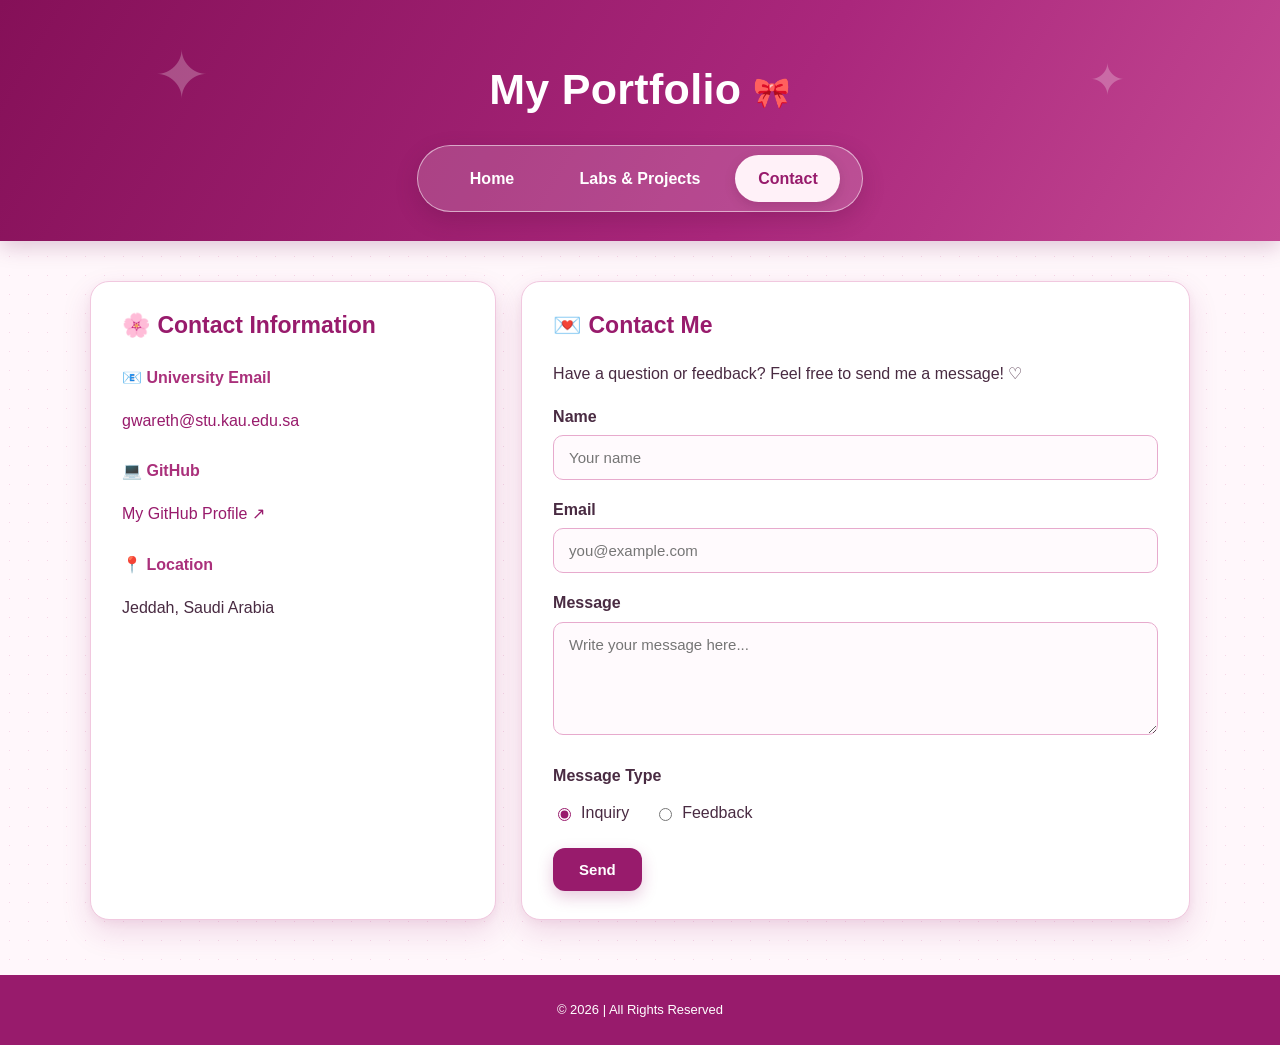
<file: contact.html>
<!DOCTYPE html>
<html lang="en">
<head>
    <meta charset="UTF-8">
    <meta name="viewport" content="width=device-width, initial-scale=1.0">
    <title>My Portfolio - Contact</title>
    <link rel="stylesheet" href="style.css">
</head>
<body>

    <header class="site-header">
        <h1 class="site-title">
            My Portfolio <span class="title-bow">🎀</span>
        </h1>

        <nav class="site-nav">
            <a href="index.html">Home</a>
            <a href="labs.html">Labs &amp; Projects </a>
            <a href="contact.html" class="active">Contact</a>
        </nav>
    </header>

    <main class="contact-page">

        <section class="contact-info panel">
            <h2>🌸 Contact Information</h2>

            <p class="contact-label">📧 University Email</p>
            <p>
                <a href="mailto:gwareth@stu.kau.edu.sa">
                    gwareth@stu.kau.edu.sa
                </a>
            </p>

            <p class="contact-label">💻 GitHub</p>
            <p>
                <a href="https://github.com/joud15"
                   target="_blank">
                    My GitHub Profile ↗
                </a>
            </p>

            <p class="contact-label">📍 Location</p>
            <p>Jeddah, Saudi Arabia</p>
        </section>

        <section class="contact-form-card panel">
           <h2>💌 Contact Me</h2>
            <p>
                Have a question or feedback?
                Feel free to send me a message! ♡
            </p>

            <form action="https://formsubmit.co/gwareth@stu.kau.edu.sa"
                  method="POST">

                <label for="name">Name</label>
                <input type="text"
                       id="name"
                       name="name"
                       placeholder="Your name"
                       required>

                <label for="email">Email</label>
                <input type="email"
                       id="email"
                       name="email"
                       placeholder="you@example.com"
                       required>

                <label for="message">Message</label>
                <textarea id="message"
                          name="message"
                          rows="5"
                          placeholder="Write your message here..."
                          required></textarea>

                <fieldset class="message-type">
                    <legend>Message Type</legend>

                    <div class="radio-options">
                        <label>
                            <input type="radio"
                                   name="message_type"
                                   value="Inquiry"
                                   checked>
                            Inquiry
                        </label>

                        <label>
                            <input type="radio"
                                   name="message_type"
                                   value="Feedback">
                            Feedback
                        </label>
                    </div>
                </fieldset>

                <button type="submit">
                    Send 
                </button>

            </form>
        </section>

    </main>

    <footer class="site-footer">
       
        <p>&copy; 2026 | All Rights Reserved</p>
    </footer>

</body>
</html>
</file>
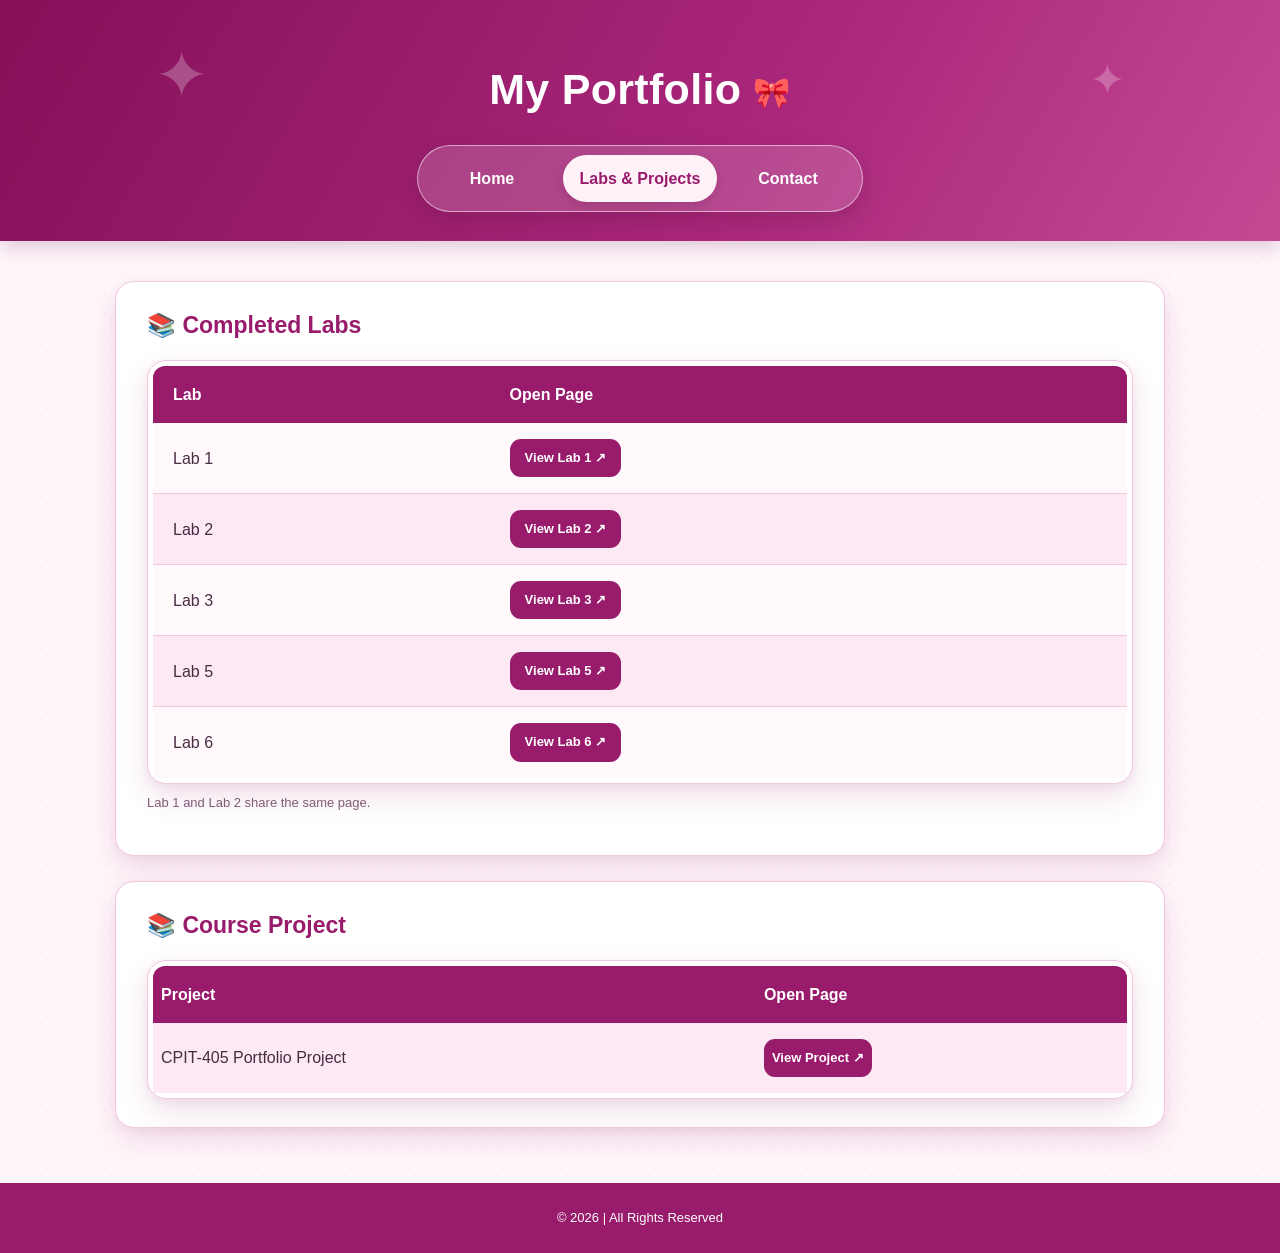
<file: labs.html>
<!DOCTYPE html>
<html lang="en">
<head>
    <meta charset="UTF-8">
    <meta name="viewport" content="width=device-width, initial-scale=1.0">
    <title>My Portfolio - Labs & Projects</title>
    <link rel="stylesheet" href="style.css">
</head>
<body>

    <header class="site-header">
        <h1 class="site-title">
            My Portfolio <span class="title-bow">🎀</span>
        </h1>


        <nav class="site-nav">
            <a href="index.html">Home</a>
            <a href="labs.html" class="active">
                Labs &amp; Projects
            </a>
            <a href="contact.html">Contact</a>
        </nav>
    </header>

    <main class="inner-page">


        <section class="panel labs-panel">
            <h2>📚 Completed Labs</h2>

            <div class="table-shell">
                <table>
                    <thead>
                        <tr>
                            <th>Lab</th>
                            <th>Open Page</th>
                        </tr>
                    </thead>

                    <tbody>
                        <tr>
                            <td> Lab 1</td>
                            <td>
                                <a class="lab-button"
                                   href="https://joud15.github.io/cpit-405-lab/Labs/Lab2.html"
                                   target="_blank">
                                    View Lab 1 ↗
                                </a>
                            </td>
                        </tr>

                        <tr>
                            <td> Lab 2</td>
                            <td>
                                <a class="lab-button"
                                   href="https://joud15.github.io/cpit-405-lab/Labs/Lab2.html"
                                   target="_blank">
                                    View Lab 2 ↗
                                </a>
                            </td>
                        </tr>

                        <tr>
                            <td> Lab 3</td>
                            <td>
                                <a class="lab-button"
                                   href="https://joud15.github.io/cpit-405-lab/Labs/Lab3.html"
                                   target="_blank">
                                    View Lab 3 ↗
                                </a>
                            </td>
                        </tr>

                        <tr>
                            <td> Lab 5</td>
                            <td>
                                <a class="lab-button"
                                   href="https://joud15.github.io/cpit-405-lab/Labs/Lab5/index.html"
                                   target="_blank">
                                    View Lab 5 ↗
                                </a>
                            </td>
                        </tr>

                        <tr>
                            <td> Lab 6</td>
                            <td>
                                <a class="lab-button"
                                   href="https://joud15.github.io/cpit-405-lab/Labs/Lab6.html"
                                   target="_blank">
                                    View Lab 6 ↗
                                </a>
                            </td>
                        </tr>
                    </tbody>
                </table>
            </div>

            <p class="hint-text">
                Lab 1 and Lab 2 share the same page.
            </p>
        </section>

        
<section class="panel labs-panel">

    <h2>📚 Course Project</h2>

    <div class="table-shell">

       <table class="project-table">
            <tr>
                <th>Project</th>
                <th>Open Page</th>
            </tr>

            <tr>
                <td>CPIT-405 Portfolio Project</td>
                <td>
                    <a class="lab-button"
                       href="index.html"
                       target="_blank">
                        View Project ↗
                    </a>
                </td>
            </tr>
        </table>

    </div>

</section>


    </main>

    <footer class="site-footer">
    
        <p>&copy; 2026 | All Rights Reserved</p>
    </footer>

</body>
</html>
</file>
<file: style.css>
* {
    box-sizing: border-box;
}

html {
    scroll-behavior: smooth;
}

body {
    margin: 0;
    font-family: Arial, Helvetica, sans-serif;
    font-size: 16px;
    line-height: 1.7;
    background-color: #FFF7FB;
    background-image: radial-gradient(
        #f5d6e7 0.8px, transparent 0.8px
    );
    background-size: 19px 19px;
    color: #492B42;
}

/* Header */

.site-header {
    position: relative;
    overflow: hidden;
    padding-top: 64px;
    padding-right: 20px;
    padding-bottom: 29px;
    padding-left: 20px;
    text-align: center;
    color: white;
    background: linear-gradient(
        120deg, #851058, #AA277C 60%, #C44993
    );
    box-shadow: 0 6px 20px rgba(104, 15, 77, 0.21);
}

.site-header::before,
.site-header::after {
    content: "✦";
    position: absolute;
    color: rgba(255, 255, 255, 0.25);
    font-size: 66px;
    top: 19px;
}

.site-header::before {
    left: 12%;
}

.site-header::after {
    right: 12%;
    top: 43px;
    font-size: 44px;
}

.site-title {
    margin: 0;
    font-size: 43px;
    font-weight: bold;
    line-height: 1.2;
    letter-spacing: 0.3px;
}

.title-bow {
    font-size: 33px;
    vertical-align: middle;
}

.header-subtitle {
    margin-top: 12px;
    margin-right: 0;
    margin-bottom: 0;
    margin-left: 0;
    font-size: 14px;
    color: #FFE3F3;
}

/* Animated Navigation Bar */

.site-nav {
    position: relative;
    display: flex;
    justify-content: center;
    align-items: center;
    flex-wrap: wrap;
    gap: 18px;
    width: fit-content;
    max-width: 100%;
    margin-top: 29px;
    margin-right: auto;
    margin-bottom: 0;
    margin-left: auto;
    padding-top: 9px;
    padding-right: 22px;
    padding-bottom: 9px;
    padding-left: 22px;
    border: 1px solid rgba(255, 255, 255, 0.55);
    border-radius: 50px;
    background: rgba(255, 255, 255, 0.16);
    box-shadow: 0 8px 22px rgba(76, 13, 54, 0.22);
    animation: navEntrance 0.8s ease-out both,
               navFloat 6s ease-in-out 0.8s infinite;
}

.site-nav a {
    position: relative;
    display: inline-block;
    min-width: 105px;
    padding-top: 10px;
    padding-right: 17px;
    padding-bottom: 10px;
    padding-left: 17px;
    border-radius: 30px;
    color: white;
    font-weight: bold;
    text-decoration: none;
    text-align: center;
    transition: background-color 0.25s ease,
                transform 0.25s ease,
                box-shadow 0.25s ease;
}

.site-nav a:hover,
.site-nav a:focus {
    background-color: rgba(255, 255, 255, 0.30);
    box-shadow: 0 5px 13px rgba(65, 8, 45, 0.16);
    transform: translateY(-3px);
}

.site-nav a.active {
    background-color: #FFF1F8;
    color: #981B6C;
    box-shadow: 0 4px 12px rgba(65, 8, 45, 0.16);
}

@keyframes navEntrance {
    from {
        opacity: 0;
        transform: translateY(17px);
    }

    to {
        opacity: 1;
        transform: translateY(0);
    }
}

@keyframes navFloat {
    0%, 100% {
        transform: translateY(0);
    }

    50% {
        transform: translateY(-4px);
    }
}

/* Shadow Effects for All Boxes */

.panel,
.cv-sidebar,
.project-card,
.info-card,
.table-shell {
    background-color: white;
    border: 1px solid #F1C8DF;
    border-radius: 19px;
    box-shadow: 0 12px 30px rgba(152, 27, 108, 0.14), 0 3px 9px rgba(152, 27, 108, 0.06);
    transition: box-shadow 0.3s ease,
                transform 0.3s ease;
}

.panel:hover,
.cv-sidebar:hover,
.project-card:hover,
.info-card:hover,
.table-shell:hover {
    box-shadow: 0 20px 46px rgba(152, 27, 108, 0.22), 0 5px 16px rgba(152, 27, 108, 0.10);
    transform: translateY(-3px);
}

.panel {
    padding-top: 28px;
    padding-right: 31px;
    padding-bottom: 28px;
    padding-left: 31px;
    margin-bottom: 25px;
}

h2 {
    color: #981B6C;
    font-size: 23px;
    line-height: 1.35;
}

h3 {
    color: #AC307E;
}

p {
    margin-top: 8px;
}

li {
    margin-bottom: 7px;
}

main a {
    color: #981B6C;
    text-decoration: none;
}

main a:hover {
    color: #C02680;
    text-decoration: underline;
}

.section-eyebrow {
    color: #B8498C;
    font-size: 11px;
    font-weight: bold;
    letter-spacing: 1.6px;
}

/* Home Layout */

.cv-layout {
    width: 90%;
    max-width: 1190px;
    margin-top: 38px;
    margin-right: auto;
    margin-bottom: 50px;
    margin-left: auto;
    display: grid;
    grid-template-columns: 285px minmax(0, 1fr);
    gap: 29px;
    align-items: start;
}

.cv-sidebar {
    padding-top: 28px;
    padding-right: 20px;
    padding-bottom: 28px;
    padding-left: 20px;
    text-align: center;
    position: sticky;
    top: 18px;
}

/* Profile Image */

.avatar-wrap {
    width: 170px;
    height: 170px;
    margin-top: 0;
    margin-right: auto;
    margin-bottom: 13px;
    margin-left: auto;
    padding: 7px;
    border-radius: 50%;
    background-color: #F8E0EE;
    border: 5px solid #F2BAD7;
    box-shadow: 0 6px 18px rgba(152, 27, 108, 0.13);
}

.profile-image {
    display: block;
    width: 100%;
    height: 100%;
    object-fit: cover;
    border-radius: 50%;
}

.hello-tag {
    color: #C23F8C;
    font-size: 14px;
    font-weight: bold;
    margin-bottom: 2px;
}

.sidebar-name {
    margin: 0;
    font-size: 23px;
}

.sidebar-subtitle {
    color: #8B6280;
    font-size: 13px;
    margin-top: 4px;
    margin-right: 0;
    margin-bottom: 22px;
    margin-left: 0;
}

/* Sidebar Links */

.side-links {
    display: grid;
    gap: 10px;
}

.side-links a {
    display: block;
    padding-top: 11px;
    padding-right: 8px;
    padding-bottom: 11px;
    padding-left: 8px;
    border-radius: 12px;
    background-color: #FBE3F0;
    font-weight: bold;
    text-decoration: none;
    transition: transform 0.25s,
                background-color 0.25s,
                box-shadow 0.25s;
}

.side-links a:hover,
.side-links a:focus {
    background-color: #D94D9D;
    color: white;
    transform: translateX(4px);
    box-shadow: 0 5px 12px rgba(152, 27, 108, 0.18);
    text-decoration: none;
}

/* Information Box */

.info-card {
    margin-top: 23px;
    padding: 16px;
    text-align: left;
}

.info-card h3 {
    margin-top: 0;
    margin-right: 0;
    margin-bottom: 10px;
    margin-left: 0;
    text-align: center;
}

.info-card p {
    font-size: 13px;
    overflow-wrap: anywhere;
    margin-top: 7px;
    margin-right: 0;
    margin-bottom: 7px;
    margin-left: 0;
}

/* CV Sections */

.cv-main-content {
    min-width: 0;
}

.cv-main-content h2 {
    margin-top: 8px;
    margin-right: 0;
    margin-bottom: 17px;
    margin-left: 0;
    border-bottom: 2px dashed #F3C5DD;
    padding-bottom: 11px;
}

.cv-main-content h3 {
    margin-bottom: 7px;
}

.cv-main-content p,
.cv-main-content li {
    font-size: 16px;
}

.fact-row {
    display: flex;
    gap: 9px;
    flex-wrap: wrap;
}

.fact-chip {
    display: inline-block;
    padding-top: 9px;
    padding-right: 13px;
    padding-bottom: 9px;
    padding-left: 13px;
    border-radius: 12px;
    background-color: #FCE9F3;
    color: #803061;
    font-weight: bold;
    font-size: 13px;
}

/* Skills */

.skill-list {
    display: flex;
    flex-wrap: wrap;
    gap: 9px;
}

.skill-list span {
    display: inline-block;
    padding-top: 7px;
    padding-right: 13px;
    padding-bottom: 7px;
    padding-left: 13px;
    background-color: #FCE7F3;
    color: #8D1D66;
    border-radius: 18px;
    font-size: 14px;
    font-weight: bold;
}

.soft-skills span {
    background-color: #F8F0F5;
}

.subsection-heading {
    margin-top: 27px !important;
}

/* Project Cards */

.project-grid {
    display: grid;
    grid-template-columns: repeat(2, minmax(0, 1fr));
    gap: 14px;
}

.project-card {
    padding-top: 17px;
    padding-right: 18px;
    padding-bottom: 17px;
    padding-left: 18px;
    background-color: #FFFAFD;
}

.project-card:last-child {
    grid-column: 1 / -1;
}

.project-card h3 {
    margin-top: 0;
}

.project-card p {
    font-size: 14px;
    margin-bottom: 0;
}

/* Labs Page */

.inner-page {
    width: 88%;
    max-width: 1050px;
    margin-top: 40px;
    margin-right: auto;
    margin-bottom: 55px;
    margin-left: auto;
}

.page-intro {
    background: linear-gradient(120deg, white, #FFF0F8);
}

.page-intro h2 {
    margin-top: 5px;
    margin-right: 0;
    margin-bottom: 12px;
    margin-left: 0;
    font-size: 30px;
}

.page-intro p {
    margin-bottom: 0;
}

.labs-panel h2 {
    margin-top: 0;
}

.table-shell {
    overflow-x: auto;
    padding: 5px;
}

table {
    width: 100%;
    min-width: 425px;
    border-collapse: collapse;
    text-align: left;
}

th {
    background-color: #981B6C;
    color: white;
    padding-top: 15px;
    padding-right: 20px;
    padding-bottom: 15px;
    padding-left: 20px;
}

th:first-child {
    border-radius: 12px 0 0 0;
}

th:last-child {
    border-radius: 0 12px 0 0;
}

td {
    padding-top: 16px;
    padding-right: 20px;
    padding-bottom: 16px;
    padding-left: 20px;
    border-bottom: 1px solid #F1C8DF;
    background-color: #FFF9FC;
}

tr:last-child td {
    border-bottom: 0;
}

tbody tr:nth-child(even) td {
    background-color: #FCE9F3;
}

tbody tr:hover td {
    background-color: #F6D4E8;
}

.lab-button {
    display: inline-block;
    padding-top: 8px;
    padding-right: 15px;
    padding-bottom: 8px;
    padding-left: 15px;
    border-radius: 11px;
    background-color: #981B6C;
    color: white !important;
    font-weight: bold;
    font-size: 13px;
    transition: transform 0.25s,
                background-color 0.25s,
                box-shadow 0.25s;
}

.lab-button:hover {
    background-color: #C53D8B;
    transform: translateY(-2px);
    box-shadow: 0 5px 13px rgba(152, 27, 108, 0.25);
    text-decoration: none;
}

.hint-text {
    color: #805B76;
    font-size: 13px;
}

/* Contact Page */

.contact-page {
    width: 88%;
    max-width: 1100px;
    margin-top: 40px;
    margin-right: auto;
    margin-bottom: 55px;
    margin-left: auto;
    display: grid;
    grid-template-columns: minmax(250px, 0.85fr)
                           minmax(0, 1.4fr);
    gap: 25px;
    align-items: start;
}

.contact-page > .page-intro {
    grid-column: 1 / -1;
}

.contact-page > .panel {
    margin-bottom: 0;
}

.contact-info,
.contact-form-card {
    min-height: 100%;
}

.contact-info h2,
.contact-form-card h2 {
    margin-top: 0;
}

.contact-label {
    color: #AA307B;
    margin-top: 23px;
    font-weight: bold;
}

.contact-info a {
    overflow-wrap: anywhere;
}

/* Contact Form */

form {
    margin-top: 15px;
}

form > label {
    display: block;
    margin-top: 16px;
    margin-right: 0;
    margin-bottom: 5px;
    margin-left: 0;
    font-weight: bold;
}

input[type="text"],
input[type="email"],
textarea {
    width: 100%;
    padding-top: 13px;
    padding-right: 15px;
    padding-bottom: 13px;
    padding-left: 15px;
    border: 1px solid #E7AACD;
    border-radius: 10px;
    background-color: #FFFAFD;
    font-family: Arial, sans-serif;
    color: #492B42;
    font-size: 15px;
    transition: border-color 0.2s,
                box-shadow 0.2s;
}

input[type="text"]:focus,
input[type="email"]:focus,
textarea:focus {
    outline: none;
    border-color: #BD3785;
    box-shadow: 0 0 0 3px #FAE0EF;
}

textarea {
    resize: vertical;
}

/* Radio Buttons */

.message-type {
    margin-top: 19px;
    margin-right: 0;
    margin-bottom: 0;
    margin-left: 0;
    padding: 0;
    border: none;
}

.message-type legend {
    font-weight: bold;
    padding: 0;
}

.radio-options {
    display: flex;
    align-items: center;
    gap: 25px;
    flex-wrap: wrap;
    margin-top: 10px;
}

.radio-options label {
    display: inline-flex;
    align-items: center;
    gap: 7px;
    cursor: pointer;
}

input[type="radio"] {
    accent-color: #981B6C;
}

/* Submit Button */

button[type="submit"] {
    border: 0;
    border-radius: 12px;
    padding-top: 13px;
    padding-right: 26px;
    padding-bottom: 13px;
    padding-left: 26px;
    margin-top: 22px;
    background-color: #981B6C;
    color: white;
    font-weight: bold;
    font-size: 15px;
    font-family: Arial, sans-serif;
    cursor: pointer;
    box-shadow: 0 6px 16px rgba(152, 27, 108, 0.23);
    transition: background-color 0.25s,
                transform 0.25s,
                box-shadow 0.25s;
}

button[type="submit"]:hover {
    background-color: #C53D8B;
    transform: translateY(-3px);
    box-shadow: 0 10px 25px rgba(152, 27, 108, 0.28);
}

/* Footer */

.site-footer {
    margin-top: 30px;
    padding-top: 22px;
    padding-right: 15px;
    padding-bottom: 22px;
    padding-left: 15px;
    background-color: #981B6C;
    color: white;
    text-align: center;
}

.site-footer p {
    margin-top: 2px;
    margin-right: 0;
    margin-bottom: 2px;
    margin-left: 0;
    font-size: 13px;
}

/* Responsive Design */

@media (max-width: 900px) {
    .cv-layout {
        grid-template-columns: 1fr;
    }

    .cv-sidebar {
        position: static;
    }

    .contact-page {
        grid-template-columns: 1fr;
    }

    .contact-page > .page-intro {
        grid-column: auto;
    }
}

@media (max-width: 600px) {
    .site-header {
        padding-top: 45px;
        padding-right: 12px;
        padding-bottom: 22px;
        padding-left: 12px;
    }

    .site-title {
        font-size: 32px;
    }

    .site-nav {
        gap: 5px;
        padding-top: 7px;
        padding-right: 10px;
        padding-bottom: 7px;
        padding-left: 10px;
        margin-top: 24px;
    }

    .site-nav a {
        min-width: 0;
        padding-top: 8px;
        padding-right: 10px;
        padding-bottom: 8px;
        padding-left: 10px;
        font-size: 13px;
    }

    .cv-layout,
    .inner-page,
    .contact-page {
        width: 94%;
        margin-top: 25px;
    }

    .panel {
        padding-top: 20px;
        padding-right: 18px;
        padding-bottom: 20px;
        padding-left: 18px;
    }

    .project-grid {
        grid-template-columns: 1fr;
    }

    .project-card:last-child {
        grid-column: auto;
    }

    .site-header::before,
    .site-header::after {
        display: none;
    }
}

@media (prefers-reduced-motion: reduce) {
    html {
        scroll-behavior: auto;
    }

    .site-nav {
        animation: none;
    }

    *,
    *::before,
    *::after {
        transition: none !important;
    }
}

.title-bow {
    font-size: 30px;
}



.title-bow {
    font-size: 30px;
}


/* Course Project Table */

.project-table {
    min-width: 0;
}

.project-table th,
.project-table td {
    padding-left: 8px;
    padding-right: 8px;
}

.project-table .lab-button {
    padding-left: 8px;
    padding-right: 8px;
}
</file>
